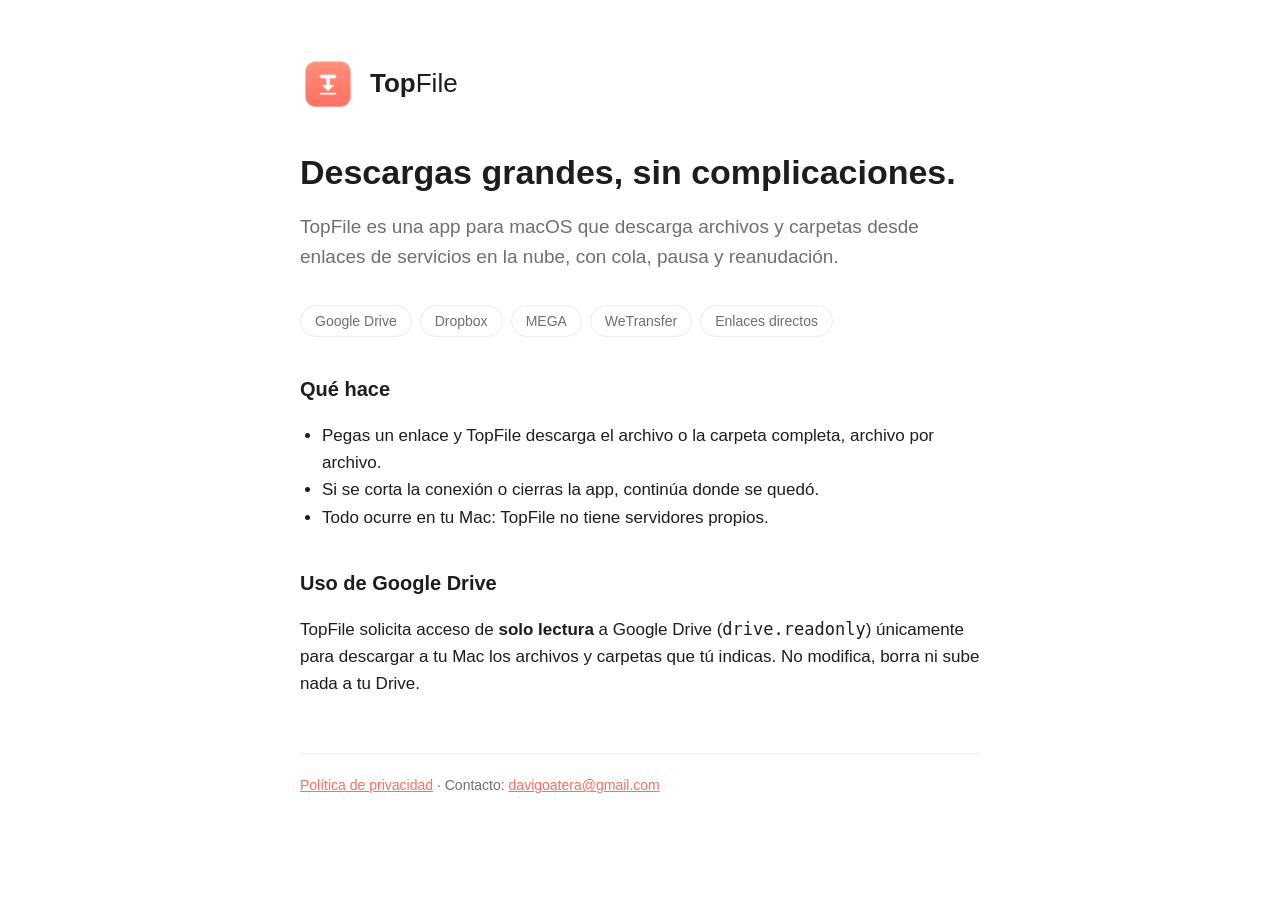
<file: index.html>
<!doctype html>
<html lang="es">
<head>
<meta charset="utf-8">
<meta name="viewport" content="width=device-width, initial-scale=1">
<title>TopFile</title>
<meta name="description" content="TopFile: gestor de descargas para macOS para Google Drive, Dropbox, MEGA y WeTransfer.">
<link rel="icon" href="icono.png">
<link rel="stylesheet" href="estilo.css">
</head>
<body>
<main>
  <header><img src="icono.png" alt=""><a href="./"><b>Top</b>File</a></header>
  <h1>Descargas grandes, sin complicaciones.</h1>
  <p class="sub">TopFile es una app para macOS que descarga archivos y carpetas desde enlaces de servicios en la nube, con cola, pausa y reanudación.</p>
  <ul class="chips"><li>Google Drive</li><li>Dropbox</li><li>MEGA</li><li>WeTransfer</li><li>Enlaces directos</li></ul>

  <h2>Qué hace</h2>
  <ul>
    <li>Pegas un enlace y TopFile descarga el archivo o la carpeta completa, archivo por archivo.</li>
    <li>Si se corta la conexión o cierras la app, continúa donde se quedó.</li>
    <li>Todo ocurre en tu Mac: TopFile no tiene servidores propios.</li>
  </ul>

  <h2>Uso de Google Drive</h2>
  <p>TopFile solicita acceso de <strong>solo lectura</strong> a Google Drive (<code>drive.readonly</code>) únicamente para descargar a tu Mac los archivos y carpetas que tú indicas. No modifica, borra ni sube nada a tu Drive.</p>

  <footer>
    <a href="privacidad.html">Política de privacidad</a> · Contacto: <a href="mailto:davigoatera@gmail.com">davigoatera@gmail.com</a>
  </footer>
</main>
</body>
</html>
</file>
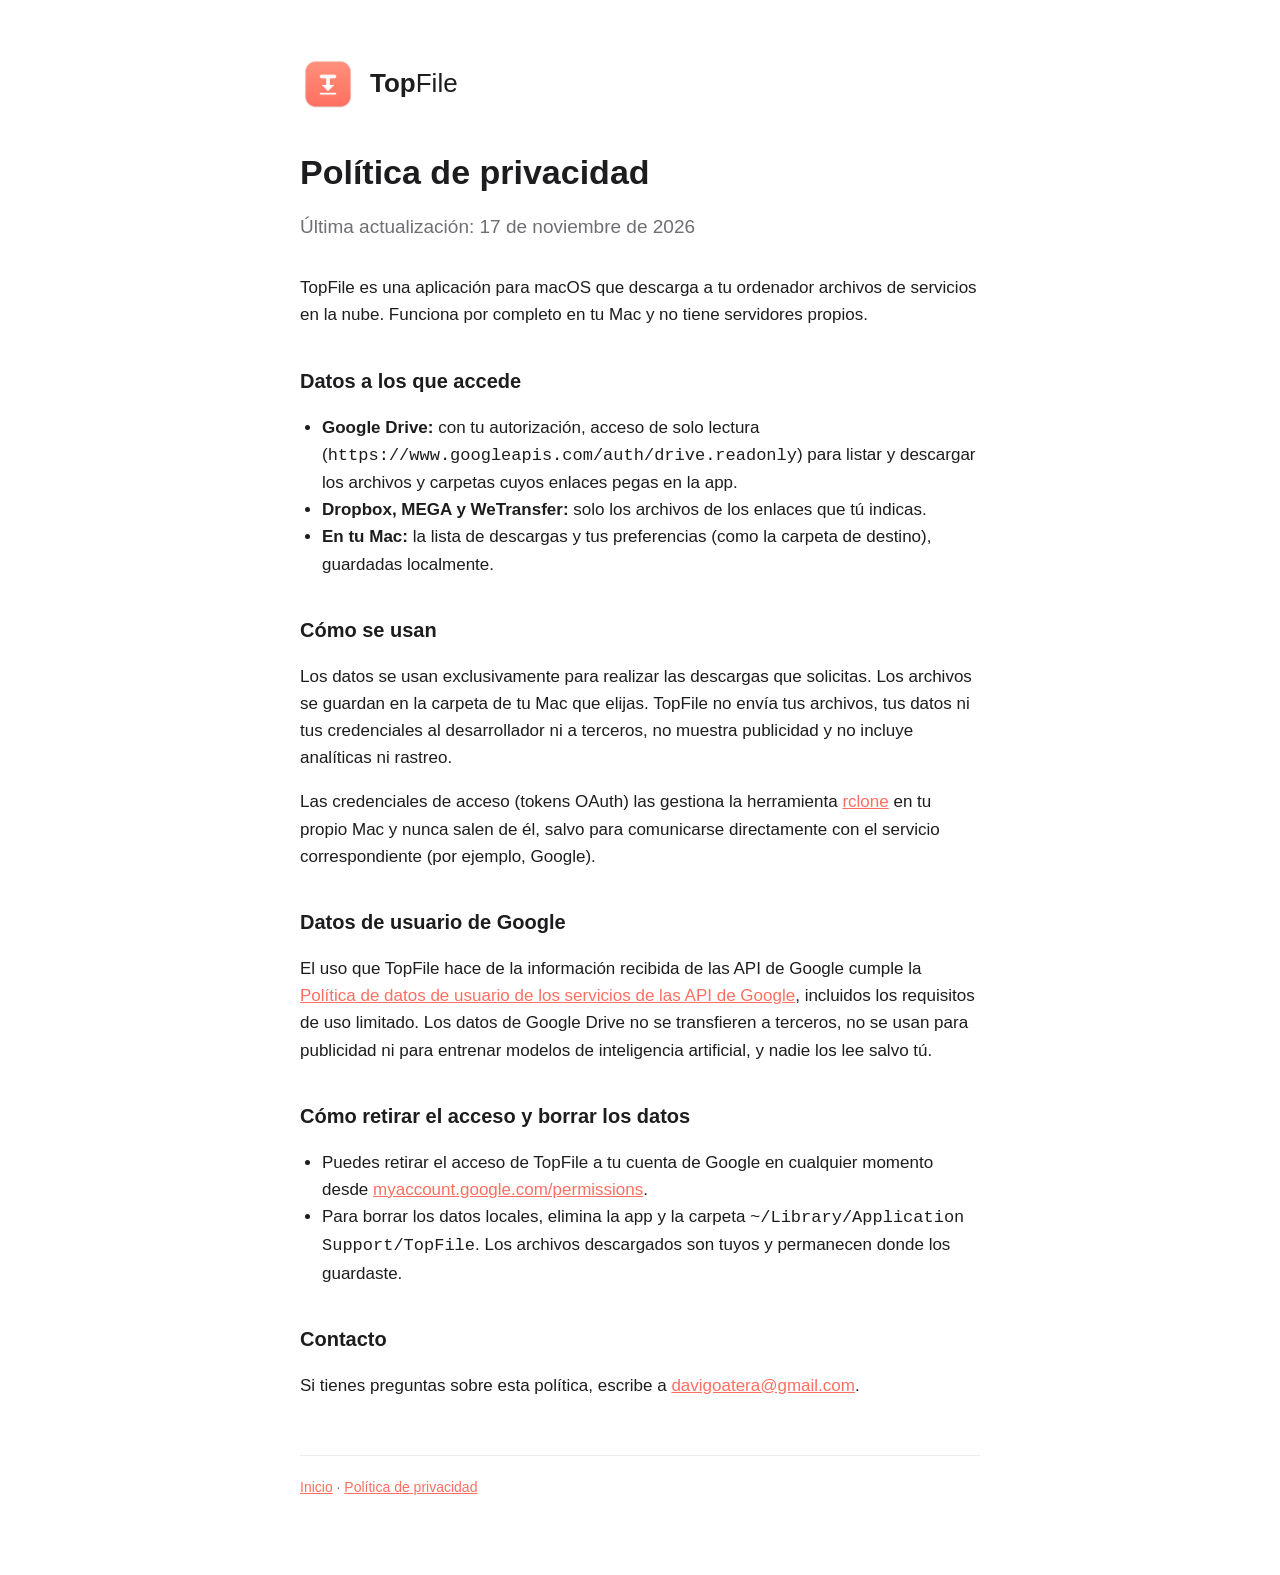
<file: privacidad.html>
<!doctype html>
<html lang="es">
<head>
<meta charset="utf-8">
<meta name="viewport" content="width=device-width, initial-scale=1">
<title>Privacidad · TopFile</title>
<meta name="description" content="Política de privacidad de TopFile.">
<link rel="icon" href="icono.png">
<link rel="stylesheet" href="estilo.css">
</head>
<body>
<main>
  <header><img src="icono.png" alt=""><a href="./"><b>Top</b>File</a></header>
  <h1>Política de privacidad</h1>
  <p class="sub">Última actualización: 17 de noviembre de 2026</p>

  <p>TopFile es una aplicación para macOS que descarga a tu ordenador archivos de servicios en la nube. Funciona por completo en tu Mac y no tiene servidores propios.</p>

  <h2>Datos a los que accede</h2>
  <ul>
    <li><strong>Google Drive:</strong> con tu autorización, acceso de solo lectura (<code>https://www.googleapis.com/auth/drive.readonly</code>) para listar y descargar los archivos y carpetas cuyos enlaces pegas en la app.</li>
    <li><strong>Dropbox, MEGA y WeTransfer:</strong> solo los archivos de los enlaces que tú indicas.</li>
    <li><strong>En tu Mac:</strong> la lista de descargas y tus preferencias (como la carpeta de destino), guardadas localmente.</li>
  </ul>

  <h2>Cómo se usan</h2>
  <p>Los datos se usan exclusivamente para realizar las descargas que solicitas. Los archivos se guardan en la carpeta de tu Mac que elijas. TopFile no envía tus archivos, tus datos ni tus credenciales al desarrollador ni a terceros, no muestra publicidad y no incluye analíticas ni rastreo.</p>
  <p>Las credenciales de acceso (tokens OAuth) las gestiona la herramienta <a href="https://rclone.org">rclone</a> en tu propio Mac y nunca salen de él, salvo para comunicarse directamente con el servicio correspondiente (por ejemplo, Google).</p>

  <h2>Datos de usuario de Google</h2>
  <p>El uso que TopFile hace de la información recibida de las API de Google cumple la <a href="https://developers.google.com/terms/api-services-user-data-policy">Política de datos de usuario de los servicios de las API de Google</a>, incluidos los requisitos de uso limitado. Los datos de Google Drive no se transfieren a terceros, no se usan para publicidad ni para entrenar modelos de inteligencia artificial, y nadie los lee salvo tú.</p>

  <h2>Cómo retirar el acceso y borrar los datos</h2>
  <ul>
    <li>Puedes retirar el acceso de TopFile a tu cuenta de Google en cualquier momento desde <a href="https://myaccount.google.com/permissions">myaccount.google.com/permissions</a>.</li>
    <li>Para borrar los datos locales, elimina la app y la carpeta <code>~/Library/Application Support/TopFile</code>. Los archivos descargados son tuyos y permanecen donde los guardaste.</li>
  </ul>

  <h2>Contacto</h2>
  <p>Si tienes preguntas sobre esta política, escribe a <a href="mailto:davigoatera@gmail.com">davigoatera@gmail.com</a>.</p>

  <footer><a href="./">Inicio</a> · <a href="privacidad.html">Política de privacidad</a></footer>
</main>
</body>
</html>
</file>
<file: estilo.css>
:root { --coral: #ff6f61; --tinta: #1d1d1f; --gris: #6e6e73; --fondo: #ffffff; --borde: #ececec; }
@media (prefers-color-scheme: dark) { :root { --tinta: #f5f5f7; --gris: #a1a1a6; --fondo: #1c1c1e; --borde: #2c2c2e; } }
* { box-sizing: border-box; }
body { margin: 0; background: var(--fondo); color: var(--tinta); font: 17px/1.6 -apple-system, BlinkMacSystemFont, "Helvetica Neue", Arial, sans-serif; }
main { max-width: 720px; margin: 0 auto; padding: 56px 20px 80px; }
header { display: flex; align-items: center; gap: 14px; margin-bottom: 40px; }
header img { width: 56px; height: 56px; }
header a { color: inherit; text-decoration: none; font-size: 26px; }
header b { font-weight: 700; }
h1 { font-size: 34px; line-height: 1.2; margin: 0 0 12px; }
h2 { font-size: 20px; margin: 36px 0 8px; }
p, li { color: var(--tinta); }
.sub { color: var(--gris); font-size: 19px; margin-bottom: 32px; }
a { color: var(--coral); }
ul { padding-left: 22px; }
.chips { display: flex; flex-wrap: wrap; gap: 8px; margin: 24px 0; padding: 0; list-style: none; }
.chips li { border: 1px solid var(--borde); border-radius: 999px; padding: 4px 14px; font-size: 14px; color: var(--gris); }
footer { margin-top: 56px; padding-top: 20px; border-top: 1px solid var(--borde); color: var(--gris); font-size: 14px; }
</file>
